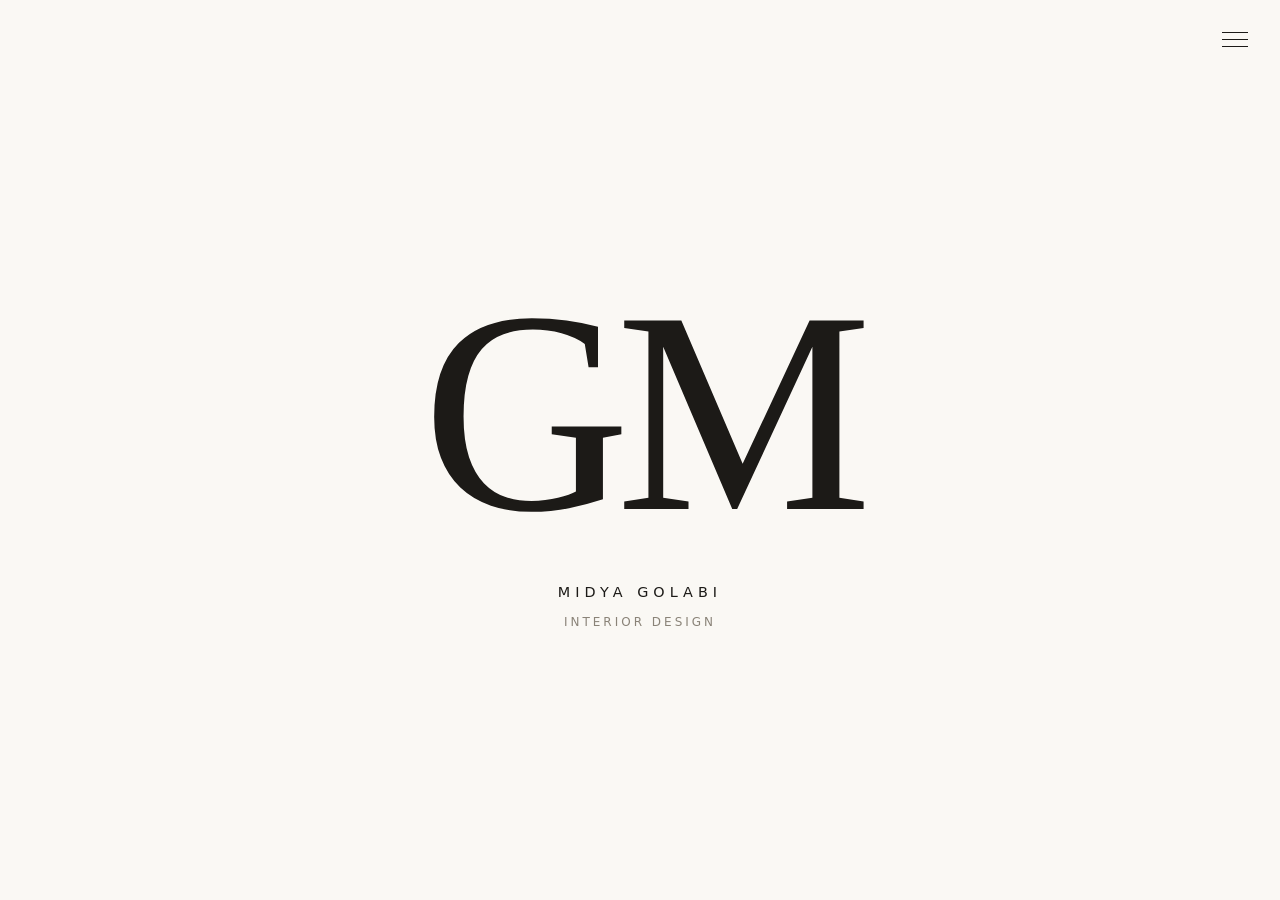
<file: index.html>
<!DOCTYPE html>
<!--
  index.html — MAIN page. Just the monogram.
  The site is now MULTI-PAGE: each menu item is its own .html file.
  Links between pages are plain <a href="page.html"> — the browser
  loads a new document each time. Simplest possible architecture.
-->
<html lang="en">

<head>
  <meta charset="UTF-8" />
  <meta name="viewport" content="width=device-width, initial-scale=1.0" />
  <meta name="description" content="Midya Golabi — interior designer. Portfolio of residential interior design projects: warm, minimal, functional spaces." />
  <title>Midya Golabi — Interior Design</title>

  <!-- Canonical URL: tells Google the "official" address of this page,
       so github.io copies or http/https variants don't compete with it. -->
  <link rel="canonical" href="https://www.midyagolabi.com/" />

  <!-- Open Graph tags: control the preview card when the link is shared
       (WhatsApp, Telegram, Instagram DM, Facebook, etc.) -->
  <meta property="og:type" content="website" />
  <meta property="og:title" content="Midya Golabi — Interior Design" />
  <meta property="og:description" content="Portfolio of residential interior design projects." />
  <meta property="og:url" content="https://www.midyagolabi.com/" />
  <meta property="og:image" content="https://www.midyagolabi.com/images/tiny-house-lounge.jpg" />

  <!-- Structured data (JSON-LD): machine-readable card telling Google
       exactly who this site is about — helps ranking for name searches. -->
  <script type="application/ld+json">
  {
    "@context": "https://schema.org",
    "@type": "Person",
    "name": "Midya Golabi",
    "jobTitle": "Interior Designer",
    "url": "https://www.midyagolabi.com/",
    "email": "mailto:midyagolabi.arc@gmail.com"
  }
  </script>
  <link rel="stylesheet" href="style.css" />
</head>

<body>

  <!-- This header block is copy-pasted identically on every page.
       (Plain HTML has no "include" — frameworks fix that later.) -->
  <header class="site-header">
    <button class="menu-toggle" aria-label="Open menu">
      <span></span>
      <span></span>
      <span></span>
    </button>
    <nav class="site-nav">
      <a href="index.html">Home</a>
      <a href="about.html">About</a>
      <a href="projects.html">Projects</a>
      <a href="contact.html">Contacts</a>
    </nav>
  </header>

  <main>
    <section class="hero">
      <h1 class="monogram" aria-label="Midya Golabi">GM</h1>
      <p class="name">Midya Golabi</p>
      <p class="tagline">Interior Design</p>
    </section>
  </main>

  <script src="script.js"></script>
</body>

</html>
</file>
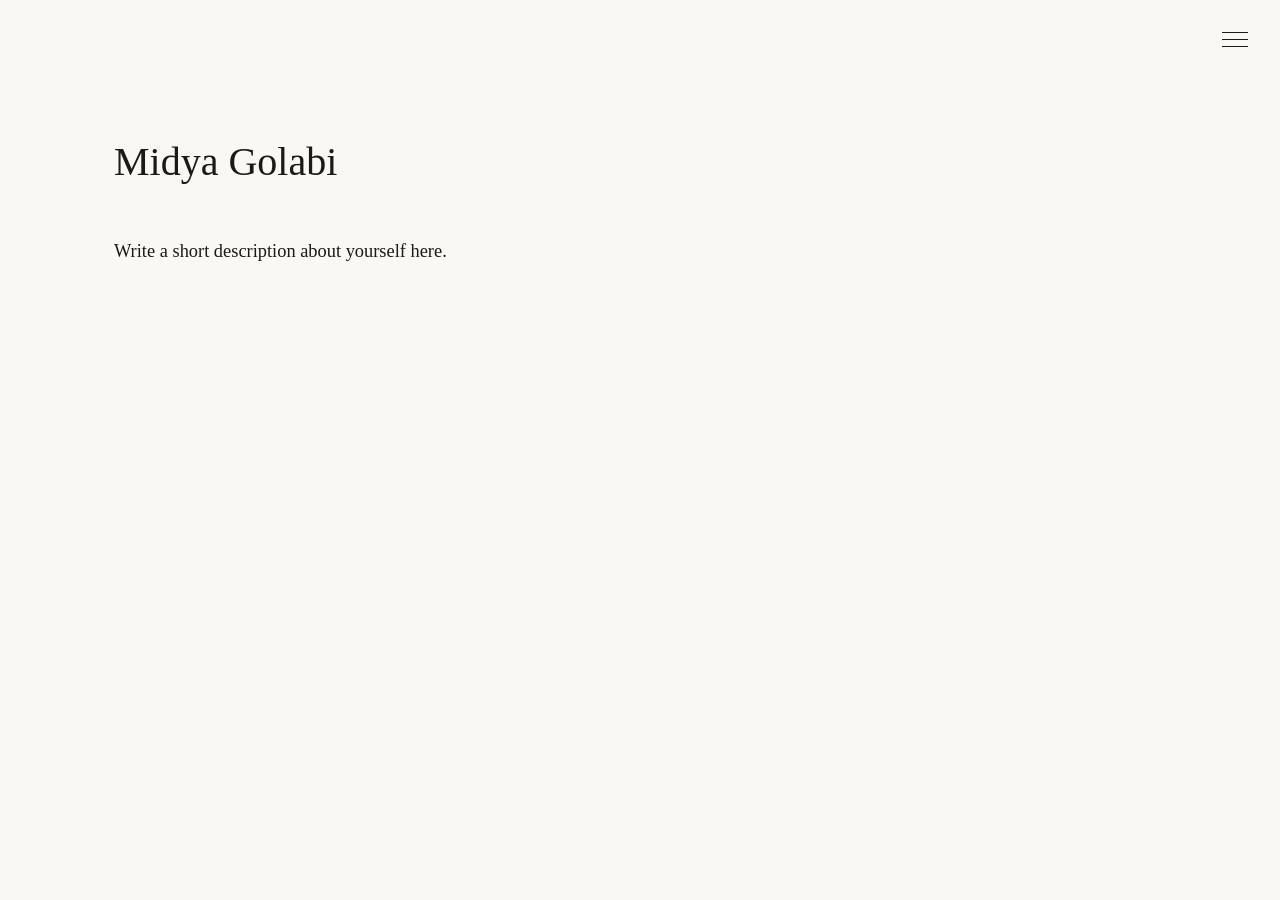
<file: about.html>
<!DOCTYPE html>
<!-- about.html — who Midya is. Short description page. -->
<html lang="en">

<head>
  <meta charset="UTF-8" />
  <meta name="viewport" content="width=device-width, initial-scale=1.0" />
  <meta name="description" content="About Midya Golabi — interior designer" />
  <title>Midya Golabi — About</title>
  <!-- Canonical URL: the "official" address of this page for search engines. -->
  <link rel="canonical" href="https://www.midyagolabi.com/about.html" />
  <meta property="og:title" content="Midya Golabi — About" />
  <meta property="og:description" content="About Midya Golabi — interior designer." />
  <meta property="og:url" content="https://www.midyagolabi.com/about.html" />
  <link rel="stylesheet" href="style.css" />
</head>

<body>

  <header class="site-header">
    <button class="menu-toggle" aria-label="Open menu">
      <span></span>
      <span></span>
      <span></span>
    </button>
    <nav class="site-nav">
      <a href="index.html">Home</a>
      <a href="about.html">About</a>
      <a href="projects.html">Projects</a>
      <a href="contact.html">Contacts</a>
    </nav>
  </header>

  <!-- .page = shared layout for inner pages: centered column,
       padding on top so content clears the fixed header -->
  <main class="page">
    <h1 class="page-title">Midya Golabi</h1>
    <p class="about-text">
      <!-- TODO: 2–4 sentences. Who you are, your approach to interiors,
           where you work. First person reads warmer than third. -->
      Write a short description about yourself here.
    </p>
  </main>

  <script src="script.js"></script>
</body>

</html>
</file>
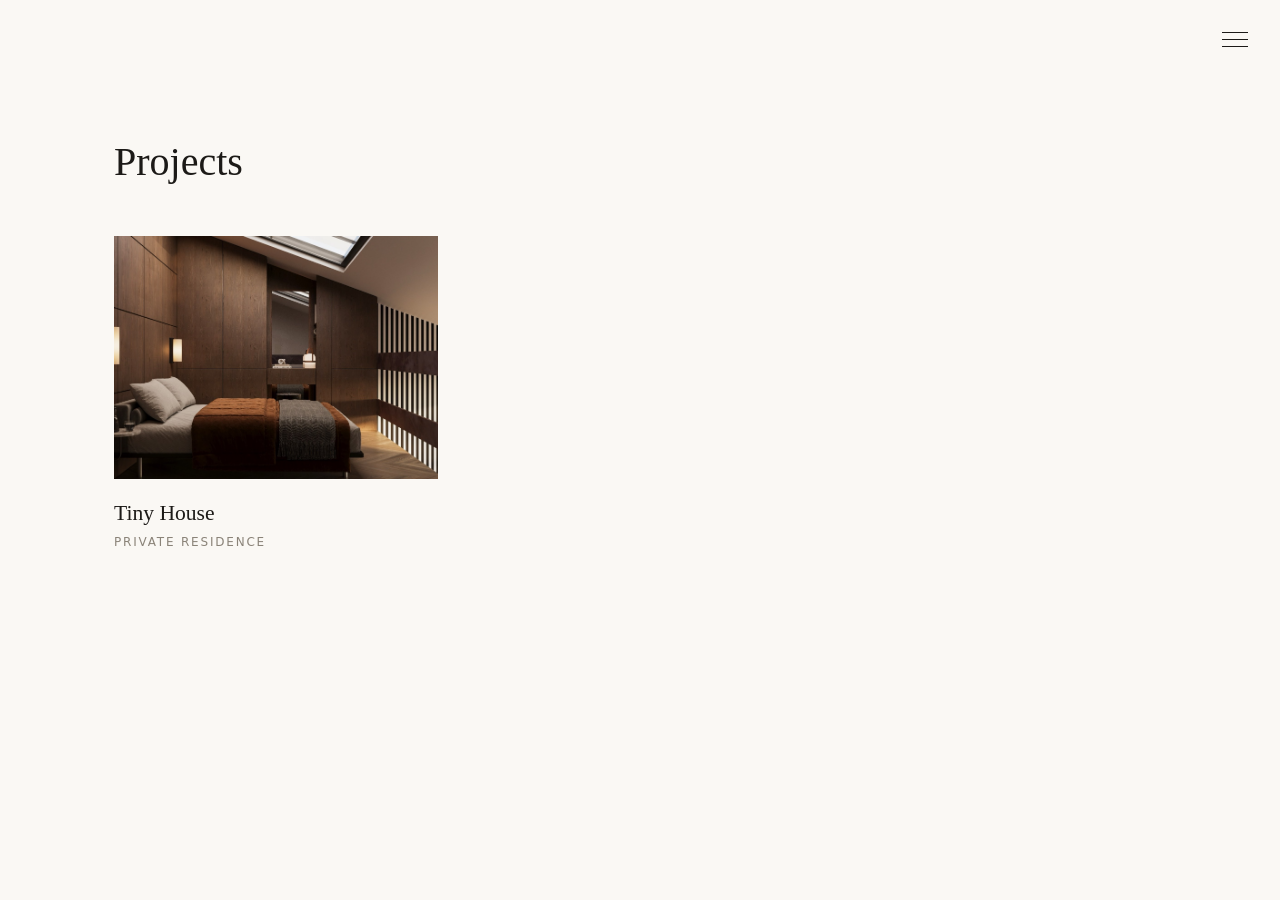
<file: projects.html>
<!DOCTYPE html>
<!-- projects.html — list of all projects. Each entry links to
     that project's own page. -->
<html lang="en">

<head>
  <meta charset="UTF-8" />
  <meta name="viewport" content="width=device-width, initial-scale=1.0" />
  <meta name="description" content="Projects — Midya Golabi interior design" />
  <title>Midya Golabi — Projects</title>
  <!-- Canonical URL: the "official" address of this page for search engines. -->
  <link rel="canonical" href="https://www.midyagolabi.com/projects.html" />
  <meta property="og:title" content="Midya Golabi — Projects" />
  <meta property="og:description" content="Interior design projects by Midya Golabi." />
  <meta property="og:url" content="https://www.midyagolabi.com/projects.html" />
  <link rel="stylesheet" href="style.css" />
</head>

<body>

  <header class="site-header">
    <button class="menu-toggle" aria-label="Open menu">
      <span></span>
      <span></span>
      <span></span>
    </button>
    <nav class="site-nav">
      <a href="index.html">Home</a>
      <a href="about.html">About</a>
      <a href="projects.html">Projects</a>
      <a href="contact.html">Contacts</a>
    </nav>
  </header>

  <main class="page">
    <h1 class="page-title">Projects</h1>

    <!-- The whole card is ONE link — image + title together.
         New project = copy this <a> block, change href/img/title. -->
    <div class="project-list">

      <a class="project-card" href="tiny-house.html">
        <img src="images/tiny-house-bedroom-skylight.jpg"
             alt="Tiny House — attic bedroom with skylight" />
        <h2>Tiny House</h2>
        <p class="project-card-note">Private residence</p> <!-- TODO: location / year -->
      </a>

    </div>
  </main>

  <script src="script.js"></script>
</body>

</html>
</file>
<file: style.css>
/* =====================================================
   style.css — shared by ALL pages.
   One stylesheet, many pages: each page only "uses" the
   rules whose classes appear in its HTML.
   ===================================================== */

/* ---------- 1. VARIABLES + RESET ---------- */

:root {
  --bg: #faf8f4;          /* warm paper white */
  --text: #1c1a17;        /* soft black */
  --muted: #8a8378;       /* warm gray */
  --accent: #9c5b3c;      /* copper, like the staircase */
  --max-width: 1100px;
}

* {
  margin: 0;
  padding: 0;
  box-sizing: border-box;
}

html {
  scroll-behavior: smooth;
}

body {
  background: var(--bg);
  color: var(--text);
  font-family: Georgia, "Times New Roman", serif;
  line-height: 1.7;
}

img {
  max-width: 100%;
  display: block;
}

a {
  color: var(--text);
  text-decoration: none;
}

/* ---------- 2. HEADER: hamburger + dropdown (every page) ---------- */

.site-header {
  position: fixed;
  top: 0;
  right: 0;
  padding: 1.5rem;
  z-index: 10;
}

.menu-toggle {
  background: none;
  border: none;
  cursor: pointer;
  padding: 0.5rem;
  display: flex;
  flex-direction: column;
  gap: 6px;
  margin-left: auto;
}

.menu-toggle span {
  display: block;
  width: 26px;
  height: 1px;
  background: var(--text);
  transition: transform 0.3s ease, opacity 0.3s ease;
}

/* open state: bars morph into an X */
.site-header.open .menu-toggle span:nth-child(1) {
  transform: translateY(7px) rotate(45deg);
}
.site-header.open .menu-toggle span:nth-child(2) {
  opacity: 0;
}
.site-header.open .menu-toggle span:nth-child(3) {
  transform: translateY(-7px) rotate(-45deg);
}

.site-nav {
  display: none;
  flex-direction: column;
  align-items: flex-end;
  gap: 1.25rem;
  margin-top: 1.25rem;
  background: var(--bg);
  padding: 1.5rem;
}

.site-header.open .site-nav {
  display: flex;
}

.site-nav a {
  font-family: system-ui, sans-serif;
  font-size: 0.75rem;
  letter-spacing: 0.15em;
  text-transform: uppercase;
  color: var(--muted);
}

.site-nav a:hover {
  color: var(--accent);
}

/* ---------- 3. MAIN PAGE HERO ---------- */

.hero {
  min-height: 100vh;
  display: flex;
  flex-direction: column;
  justify-content: center;
  align-items: center;
  text-align: center;
}

.monogram {
  font-size: clamp(8rem, 30vw, 18rem);
  font-weight: 400;
  line-height: 1;
  letter-spacing: -0.05em;
}

.name {
  margin-top: 1.5rem;
  font-family: system-ui, sans-serif;
  font-size: 0.9rem;
  letter-spacing: 0.35em;
  text-transform: uppercase;
}

.tagline {
  margin-top: 0.5rem;
  font-family: system-ui, sans-serif;
  font-size: 0.75rem;
  letter-spacing: 0.25em;
  text-transform: uppercase;
  color: var(--muted);
}

/* ---------- 4. INNER PAGE LAYOUT ---------- */

/* shared column for about / projects / contacts / descriptions.
   Big top padding clears the fixed header. */
.page {
  max-width: var(--max-width);
  margin: 0 auto;
  padding: 8rem 1.5rem 5rem;
}

.page-title {
  font-size: 2.5rem;
  font-weight: 400;
  margin-bottom: 2.5rem;
}

.about-text {
  max-width: 55ch;
  font-size: 1.15rem;
}

.contact-link {
  font-size: 1.5rem;
  border-bottom: 1px solid var(--accent);
  padding-bottom: 2px;
}

.contact-link:hover {
  color: var(--accent);
}

/* ---------- 5. PROJECTS LIST ---------- */

.project-list {
  display: grid;
  /* auto-fill columns min 320px → 1 col on phone, 2-3 on desktop */
  grid-template-columns: repeat(auto-fill, minmax(320px, 1fr));
  gap: 2.5rem;
}

.project-card img {
  width: 100%;
  aspect-ratio: 4 / 3;
  object-fit: cover;        /* cards crop OK — full images live on
                               the project page itself */
  transition: opacity 0.3s ease;
}

.project-card:hover img {
  opacity: 0.85;            /* subtle hover feedback */
}

.project-card h2 {
  font-size: 1.35rem;
  font-weight: 400;
  margin-top: 1rem;
}

.project-card-note {
  font-family: system-ui, sans-serif;
  font-size: 0.75rem;
  letter-spacing: 0.15em;
  text-transform: uppercase;
  color: var(--muted);
}

/* ---------- 6. PROJECT PAGE: SHADED HERO ---------- */

.project-hero {
  position: relative;       /* anchor for the absolutely-placed text */
  height: 70vh;
}

.project-hero img {
  width: 100%;
  height: 100%;
  object-fit: cover;
}

/* ::after = invisible extra element ON TOP of the image.
   The gradient is the "shade": dark at the bottom, clear on top,
   so the white title stays readable over any photo. */
.project-hero::after {
  content: "";
  position: absolute;
  inset: 0;                 /* shorthand: top/right/bottom/left = 0 */
  background: linear-gradient(
    to top,
    rgba(20, 15, 10, 0.75) 0%,
    rgba(20, 15, 10, 0.15) 45%,
    rgba(20, 15, 10, 0) 100%
  );
}

.project-hero-text {
  position: absolute;
  bottom: 2.5rem;
  left: 2.5rem;
  z-index: 1;               /* above the ::after shade */
  color: #faf8f4;
}

.project-hero-text h1 {
  font-size: clamp(2rem, 6vw, 3.5rem);
  font-weight: 400;
  line-height: 1.1;
}

.project-hero-text p {
  font-family: system-ui, sans-serif;
  font-size: 0.75rem;
  letter-spacing: 0.2em;
  text-transform: uppercase;
  opacity: 0.8;
  margin-top: 0.5rem;
}

/* ---------- 7. IMAGES FOLDER ---------- */

.folder-toggle {
  display: flex;
  align-items: center;
  gap: 0.75rem;
  margin-top: 3rem;
  background: none;
  border: none;
  border-top: 1px solid var(--muted);
  border-bottom: 1px solid var(--muted);
  width: 100%;
  padding: 1.25rem 0;
  cursor: pointer;
  font-family: system-ui, sans-serif;
  font-size: 0.8rem;
  letter-spacing: 0.2em;
  text-transform: uppercase;
  color: var(--text);
}

/* the ▸ arrow rotates down when open */
.folder-icon {
  transition: transform 0.3s ease;
}

.folder-toggle.open .folder-icon {
  transform: rotate(90deg);
}

.folder-count {
  color: var(--muted);
  margin-left: auto;        /* pushes the number to the right edge */
}

/* preview grid: hidden until the folder is opened */
.folder-content {
  display: none;
  grid-template-columns: repeat(auto-fill, minmax(180px, 1fr));
  gap: 0.75rem;
  padding: 1.5rem 0;
}

.folder-content.open {
  display: grid;
}

.folder-content img {
  width: 100%;
  aspect-ratio: 1;          /* square previews, like a file manager */
  object-fit: cover;
  cursor: pointer;          /* signals "clickable" */
  transition: opacity 0.2s ease;
}

.folder-content img:hover {
  opacity: 0.8;
}

/* ---------- 8. LIGHTBOX (fullscreen slider) ---------- */

.lightbox {
  display: none;            /* JS adds .open to show it */
  position: fixed;
  inset: 0;
  z-index: 100;             /* above everything, including the header */
  background: rgba(12, 10, 8, 0.95);
  align-items: center;
  justify-content: center;
}

.lightbox.open {
  display: flex;
}

.lightbox img {
  /* widescreen view: as big as fits, never cropped */
  max-width: 92vw;
  max-height: 88vh;
  object-fit: contain;
}

/* shared style for the three buttons */
.lightbox button {
  position: absolute;
  background: none;
  border: none;
  color: #faf8f4;
  cursor: pointer;
  font-size: 2.5rem;
  line-height: 1;
  padding: 1rem;
  opacity: 0.7;
}

.lightbox button:hover {
  opacity: 1;
}

.lightbox-close {
  top: 1rem;
  right: 1.5rem;
}

.lightbox-prev {
  left: 1rem;
  top: 50%;
  transform: translateY(-50%);
}

.lightbox-next {
  right: 1rem;
  top: 50%;
  transform: translateY(-50%);
}

/* ---------- 9. REVEAL ANIMATION ---------- */

.reveal {
  opacity: 0;
  transform: translateY(20px);
  transition: opacity 0.8s ease, transform 0.8s ease;
}

.reveal.visible {
  opacity: 1;
  transform: translateY(0);
}

/* ---------- 10. MOBILE ---------- */

@media (max-width: 640px) {
  .page {
    padding: 6rem 1.25rem 3rem;
  }

  .project-hero-text {
    bottom: 1.5rem;
    left: 1.25rem;
  }

  .folder-content {
    grid-template-columns: repeat(3, 1fr);  /* 3 small squares per row */
  }
}
</file>
